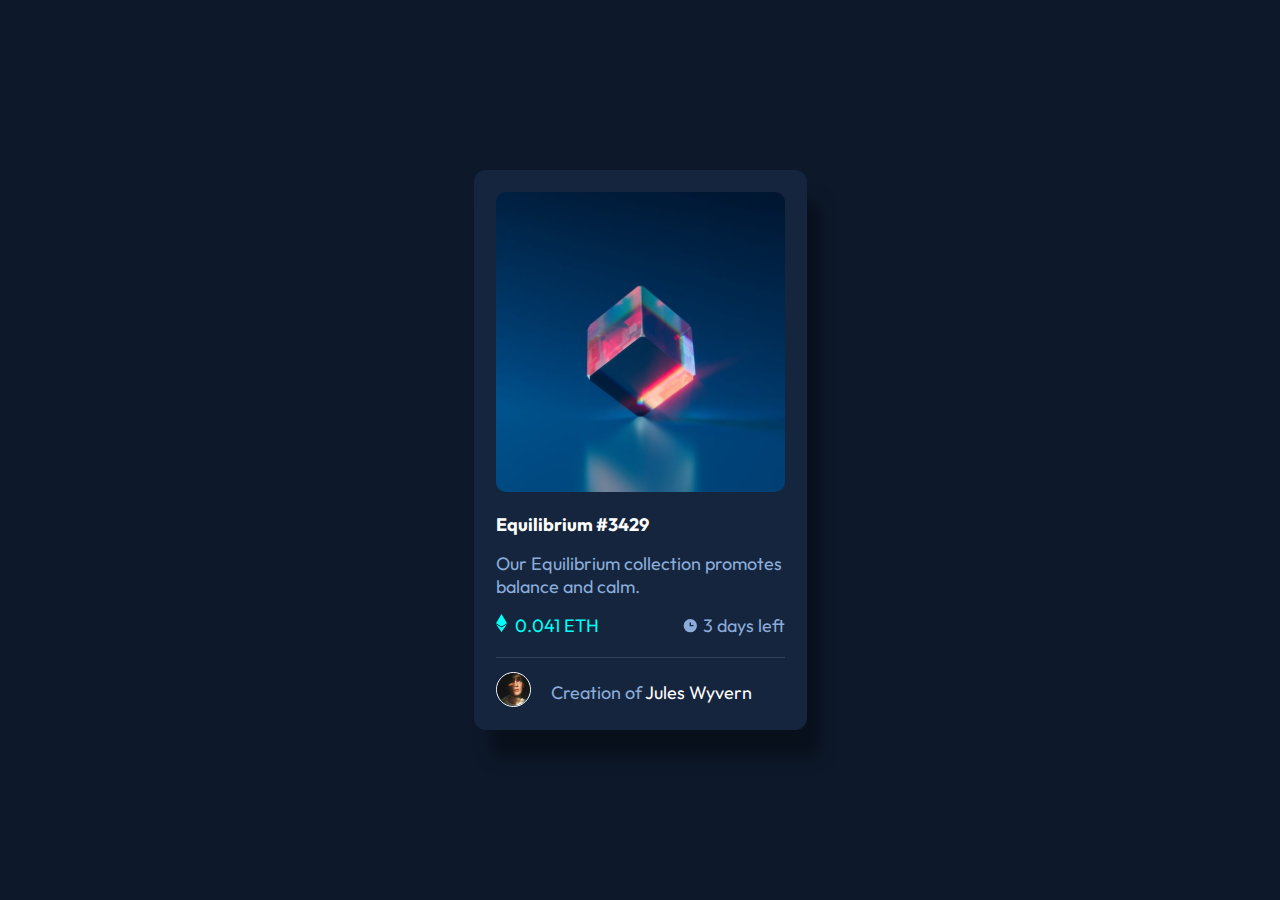
<file: 1/index.html>
<!DOCTYPE html>
<html lang="en">

<head>
    <meta charset="UTF-8">
    <meta http-equiv="X-UA-Compatible" content="IE=edge">
    <meta name="viewport" content="width=device-width, initial-scale=1.0">
    <title>NFT preview card component</title>
    <link rel="stylesheet" href="style.css">
    <style>
        @import url('https://fonts.googleapis.com/css2?family=Fraunces:opsz,wght@9..144,100;9..144,700&family=Outfit:wght@100;200;300&display=swap');
    </style>
</head>

<body>
    <div class="container">
        <div class="imgCard"><img src="./image-equilibrium.jpg" alt="image-equilibrium"></div>
        <div class="content">
            <div class="title">
                <h1>Equilibrium #3429</h1>
            </div>
            <div class="description">
                <p>Our Equilibrium collection promotes balance and calm.</p>
            </div>
            <div class="ETH-time">
                <div class="ETH">
                    <img src="./icon-ethereum.svg" alt="icon-ethereum">
                    <p>0.041 ETH</p>
                </div>
                <div class="time">
                    <img src="./icon-clock.svg" alt="icon-clock">
                    <p>3 days left</p>
                </div>
            </div>
            <div class="bar"></div>
            <div class="footer">
                <div class="avatar"><img src="./image-avatar.png" alt="image-avatar"></div>
                <p><span class="softBlue">Creation of</span> <span class="white">Jules Wyvern</span></p>
            </div>
        </div>
    </div>
</body>

</html>
</file>
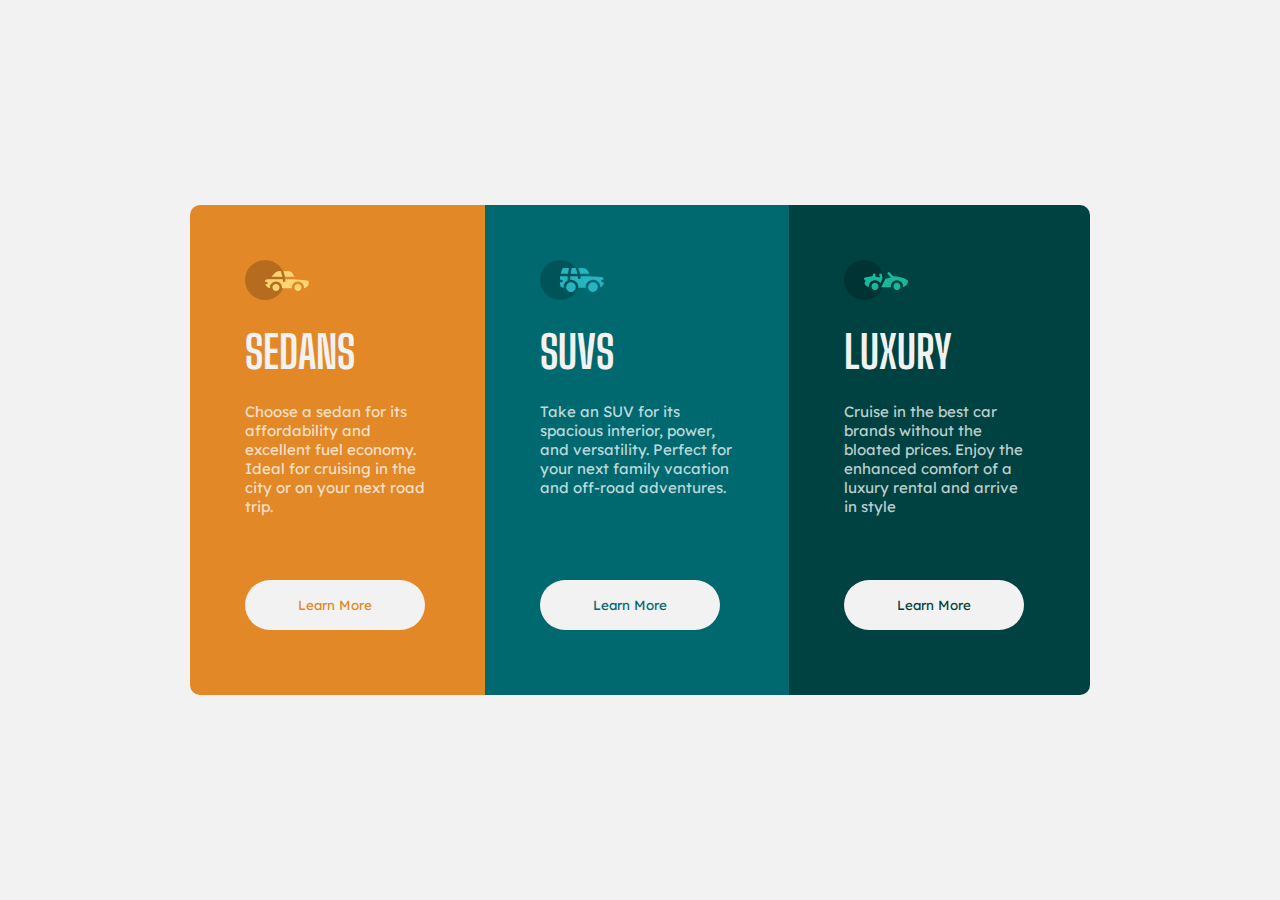
<file: 2/index.html>
<!DOCTYPE html>
<html lang="en">

<head>
    <meta charset="UTF-8">
    <meta http-equiv="X-UA-Compatible" content="IE=edge">
    <meta name="viewport" content="width=device-width, initial-scale=1.0">
    <title>3-column preview card component</title>
    <link rel="stylesheet" href="style.css">
    <style>
        @import url('https://fonts.googleapis.com/css2?family=Big+Shoulders+Display&family=Fraunces:opsz,wght@9..144,100;9..144,700&family=Lexend+Deca&family=Outfit:wght@100;200;300&display=swap');
    </style>
    <style>
        @import url('https://fonts.googleapis.com/css2?family=Big+Shoulders+Display&family=Fraunces:opsz,wght@9..144,100;9..144,700&family=Lexend+Deca&family=Outfit:wght@100;200;300&display=swap');
    </style>
</head>

<body>
    <div class="container">
        <div class="container-1 cnt">
            <div class="icon"><img src="./icon-sedans.svg" alt="icon-sedans"></div>
            <h1 class="title">Sedans </h1>
            <div class="content">Choose a sedan for its affordability and excellent fuel economy. Ideal for cruising in the city or on your next road trip.</div>
            <div class="btn"><button class="btn-1">Learn More</button></div>
        </div>
        <div class="container-2 cnt">
            <div class="icon"><img src="./icon-suvs.svg" alt="icon-suvs"></div>
            <h1 class="title">Suvs </h1>
            <div class="content">Take an SUV for its spacious interior, power, and versatility. Perfect for your next family vacation and off-road adventures.</div>
            <div class="btn"><button class="btn-2">Learn More</button></div>
        </div>
        <div class="container-3 cnt">
            <div class="icon"><img src="./icon-luxury.svg" alt="icon-luxury"></div>
            <h1 class="title">Luxury</h1>
            <div class="content">Cruise in the best car brands without the bloated prices. Enjoy the enhanced comfort of a luxury rental and arrive in style</div>
            <div class="btn"><button class="btn-3">Learn More</button></div>
        </div>
    </div>
</body>

</html>
</file>
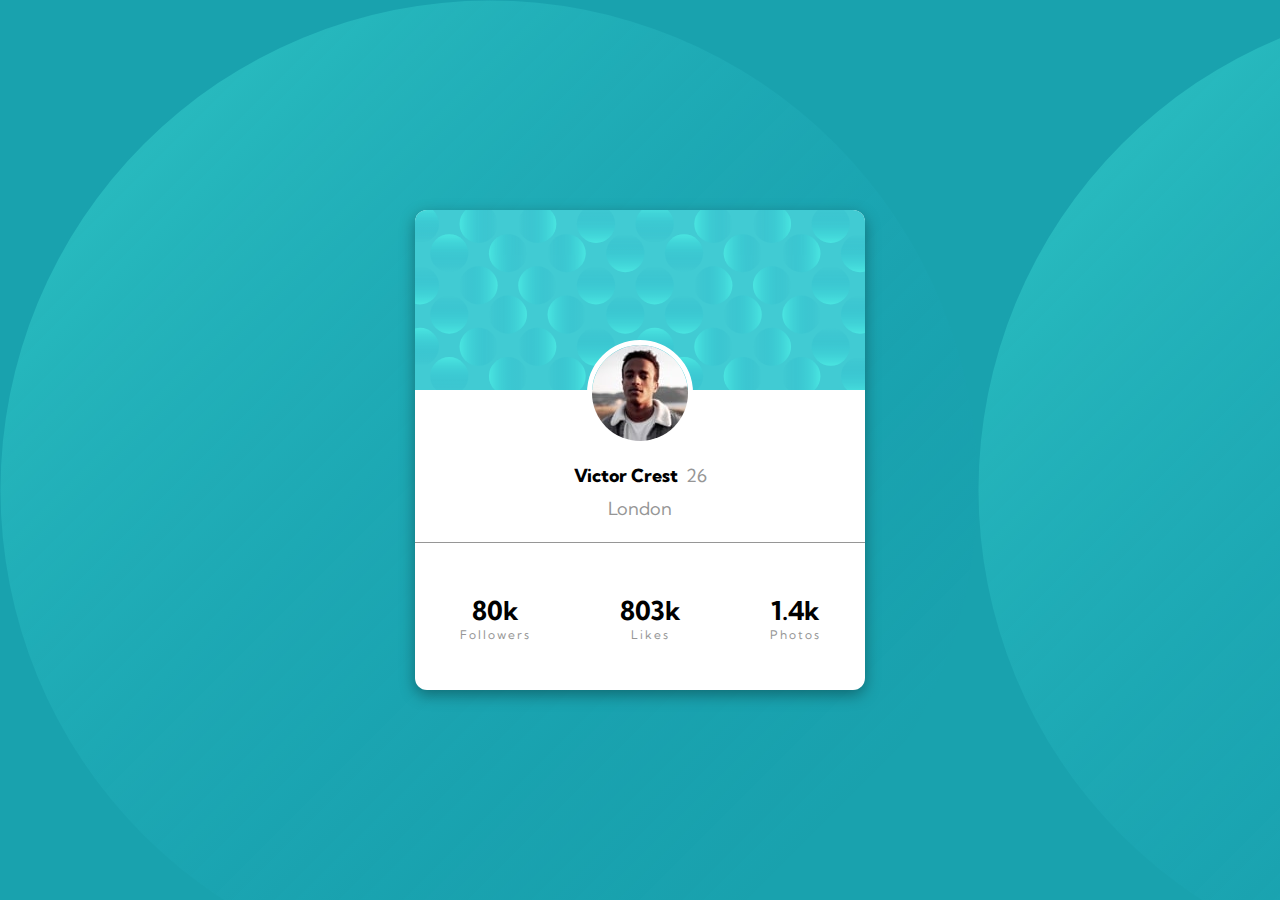
<file: 3/index.html>
<!DOCTYPE html>
<html lang="en">

<head>
    <meta charset="UTF-8">
    <meta http-equiv="X-UA-Compatible" content="IE=edge">
    <meta name="viewport" content="width=device-width, initial-scale=1.0">
    <title>Profile card component</title>
    <link rel="stylesheet" href="style.css">
</head>

<body>
    <div class="container">
        <div class="bgCard"><img src="./bg-pattern-card.svg" alt="bg-pattern-card"></div>
        <div class="image-victor"><img src="./image-victor.jpg" alt="image-victor"></div>
        <div class="details">
            <div class="name">Victor Crest</div>
            <div class="age">26</div>
        </div>
        <div class="location">London</div>
        <div class="bar"></div>
        <div class="socialMedia">
            <div class="followers">
                <p class="quantity">80k</p>
                <p class="follow">Followers</p>
            </div>
            <div class="likes">
                <p class="quantity">803k</p>
                <p class="like">Likes</p>
            </div>
            <div class="photos">
                <p class="quantity">1.4k</p>
                <p class="photo">Photos</p>
            </div>
        </div>
    </div>
</body>

</html>
</file>
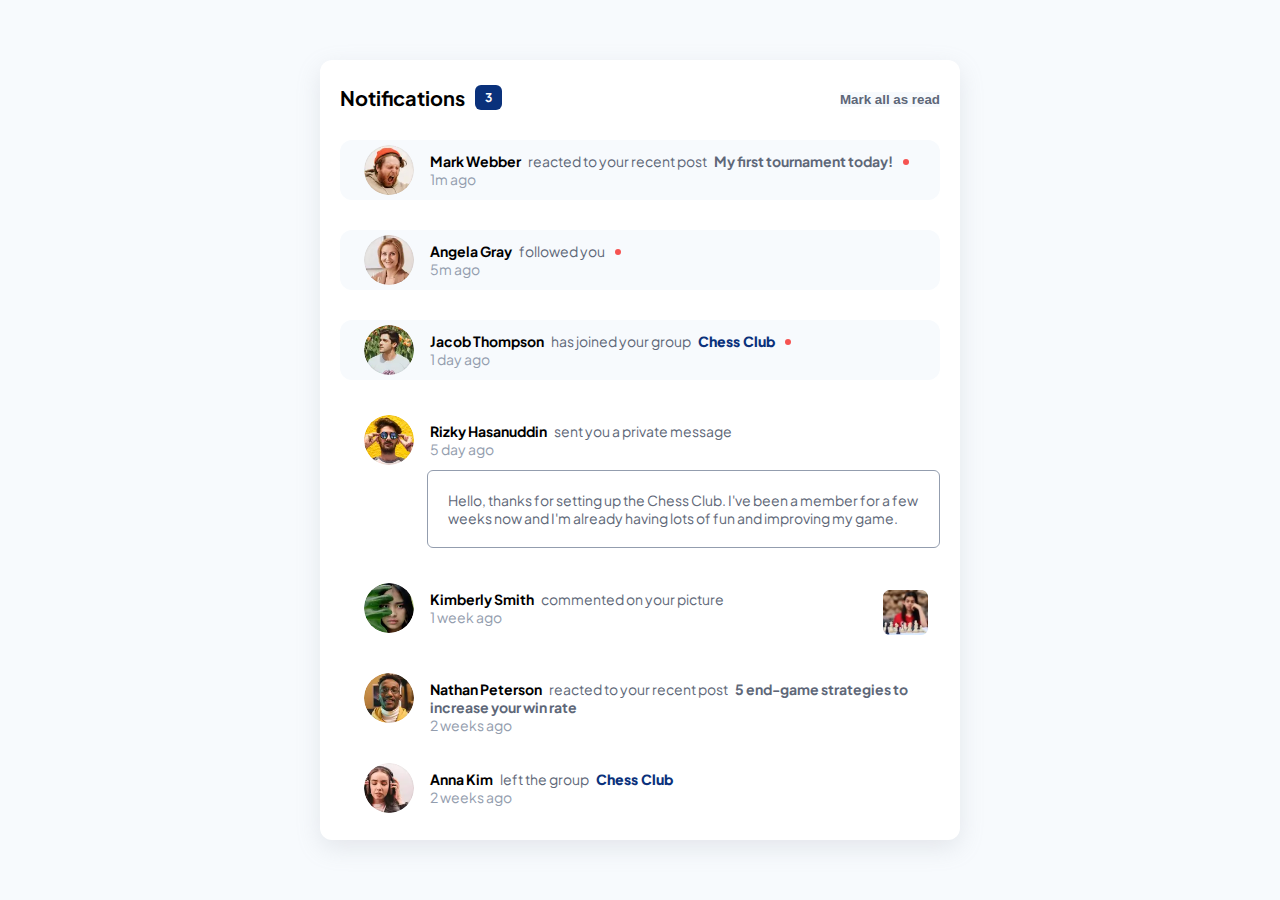
<file: 4/index.html>
<!DOCTYPE html>
<html lang="en">

<head>
    <meta charset="UTF-8" />
    <meta http-equiv="X-UA-Compatible" content="IE=edge" />
    <meta name="viewport" content="width=device-width, initial-scale=1.0" />
    <title>Notifications page</title>
    <link rel="stylesheet" href="style.css" />
</head>

<body>
    <div class="container">
        <div class="top">
            <div class="notificationsAndNumber">
                <p class="notifications">Notifications</p>
                <span id="number"></span>
            </div>
            <div class="btn-markRead"><button class="markRead">Mark all as read</button></div>
        </div>
        <div class="content-Notifications">
            <div class="notification notRead">
                <div class="imageAvatar">
                    <img src="./avatar-mark-webber.webp" alt="avatar-mark-webber" />
                </div>
                <div class="textNotification">
                    <p>
                        <span class="name">Mark Webber </span> reacted to your recent post
                        <span class="recentPost">My first tournament today!</span><span class="newNotificationRed"></span>
                    </p>
                    <p class="time">1m ago</p>
                </div>
            </div>
            <div class="notRead notification">
                <div class="imageAvatar">
                    <img src="./avatar-angela-gray.webp" alt="avatar-angela-gray" />
                </div>
                <div class="textNotification">
                    <p>
                        <span class="name">Angela Gray</span> followed you
                        <span class="newNotificationRed"></span>
                    </p>
                    <p class="time">5m ago</p>
                </div>
            </div>
            <div class="notification notRead">
                <div class="imageAvatar">
                    <img src="./avatar-jacob-thompson.webp" alt="avatar-jacob-thompson" />
                </div>
                <div class="textNotification">
                    <p>
                        <span class="name"> Jacob Thompson</span> has joined your group
                        <span class="chess">Chess Club</span>
                        <span class="newNotificationRed"></span>
                    </p>
                    <p class="time">1 day ago</p>
                </div>
            </div>
            <div class="notification">
                <div class="imageAvatar">
                    <img src="./avatar-rizky-hasanuddin.webp" alt="avatar-rizky-hasanuddin" />
                </div>
                <div class="textNotification">
                    <p>
                        <span class="name"> Rizky Hasanuddin</span> sent you a private message
                    </p>
                    <p class="time">5 day ago</p>
                </div>
            </div>
            <div class="privateMessage">
                Hello, thanks for setting up the Chess Club. I've been a member for a few weeks now and I'm already having lots of fun and improving my game.
            </div>
            <div class="notification">
                <div class="imageAvatar">
                    <img src="./avatar-kimberly-smith.webp" alt="avatar-kimberly-smith" />
                </div>
                <div class="textImg">
                    <div class="textNotification">
                        <p>
                            <span class="name"> Kimberly Smith</span> commented on your picture
                        </p>
                        <p class="time">1 week ago</p>
                    </div>
                    <div class="imgChess">
                        <img src="./image-chess.webp" alt="image-chess" />
                    </div>
                </div>
            </div>
            <div class="notification">
                <div class="imageAvatar">
                    <img src="./avatar-nathan-peterson.webp" alt="avatar-nathan-peterson" />
                </div>
                <div class="textNotification">
                    <p>
                        <span class="name"> Nathan Peterson</span> reacted to your recent post
                        <span class="recentPost">5 end-game strategies to increase your win rate</span>
                    </p>
                    <p class="time">2 weeks ago</p>
                </div>
            </div>
            <div class="notification">
                <div class="imageAvatar">
                    <img src="./avatar-anna-kim.webp" alt="avatar-anna-kim" />
                </div>
                <div class="textNotification">
                    <p>
                        <span class="name"> Anna Kim</span> left the group
                        <span class="chess">Chess Club</span>
                    </p>
                    <p class="time">2 weeks ago</p>
                </div>
            </div>
        </div>
    </div>


    <script src="./script.js"></script>
</body>

</html>
</file>
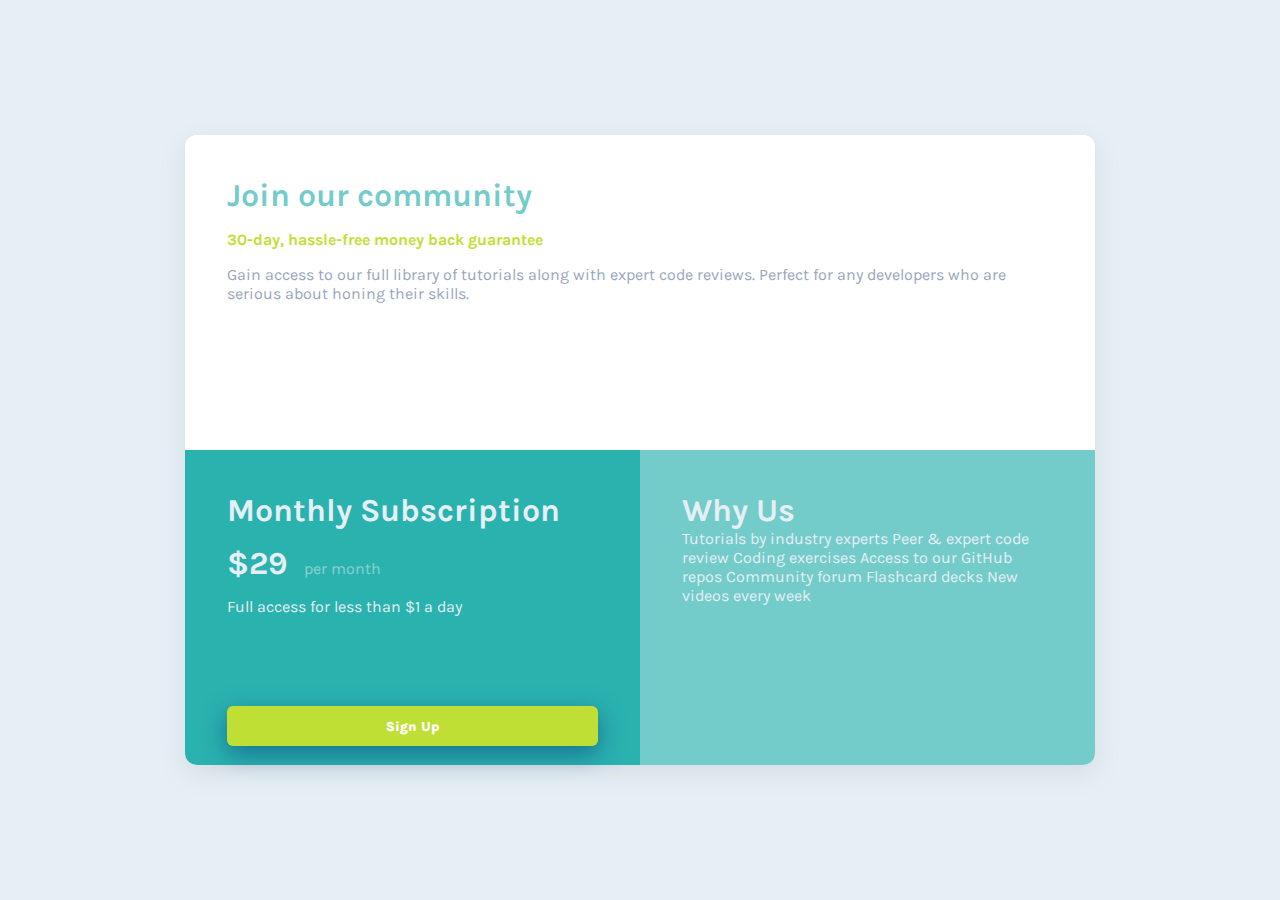
<file: 5/index.html>
<!DOCTYPE html>
<html lang="en">

<head>
    <meta charset="UTF-8">
    <meta http-equiv="X-UA-Compatible" content="IE=edge">
    <meta name="viewport" content="width=device-width, initial-scale=1.0">
    <title>Single price grid component</title>
    <link rel="stylesheet" href="style.css">
</head>

<body>
    <div class="container">
        <div class="top">
            <div class="content">
                <h1 class="title">Join our community</h1>
                <p class="day">30-day, hassle-free money back guarantee</p>
                <p>Gain access to our full library of tutorials along with expert code reviews. Perfect for any developers who are serious about honing their skills.</p>
            </div>
        </div>
        <div class="bottom">
            <div class="left">
                <div class="content">
                    <h1 class="title">Monthly Subscription</h1>
                    <span class="dollar">$29</span>
                    <p class="cost"> per month</p>
                    <p class="acces">Full access for less than $1 a day</p>
                    <div class="btn">
                        <button>Sign Up</button>
                    </div>
                </div>
            </div>
            <div class="right">
                <div class="content">
                    <h1>Why Us</h1>
                    <p>Tutorials by industry experts Peer & expert code review Coding exercises Access to our GitHub repos Community forum Flashcard decks New videos every week</p>
                </div>
            </div>
        </div>
    </div>
</body>

</html>
</file>
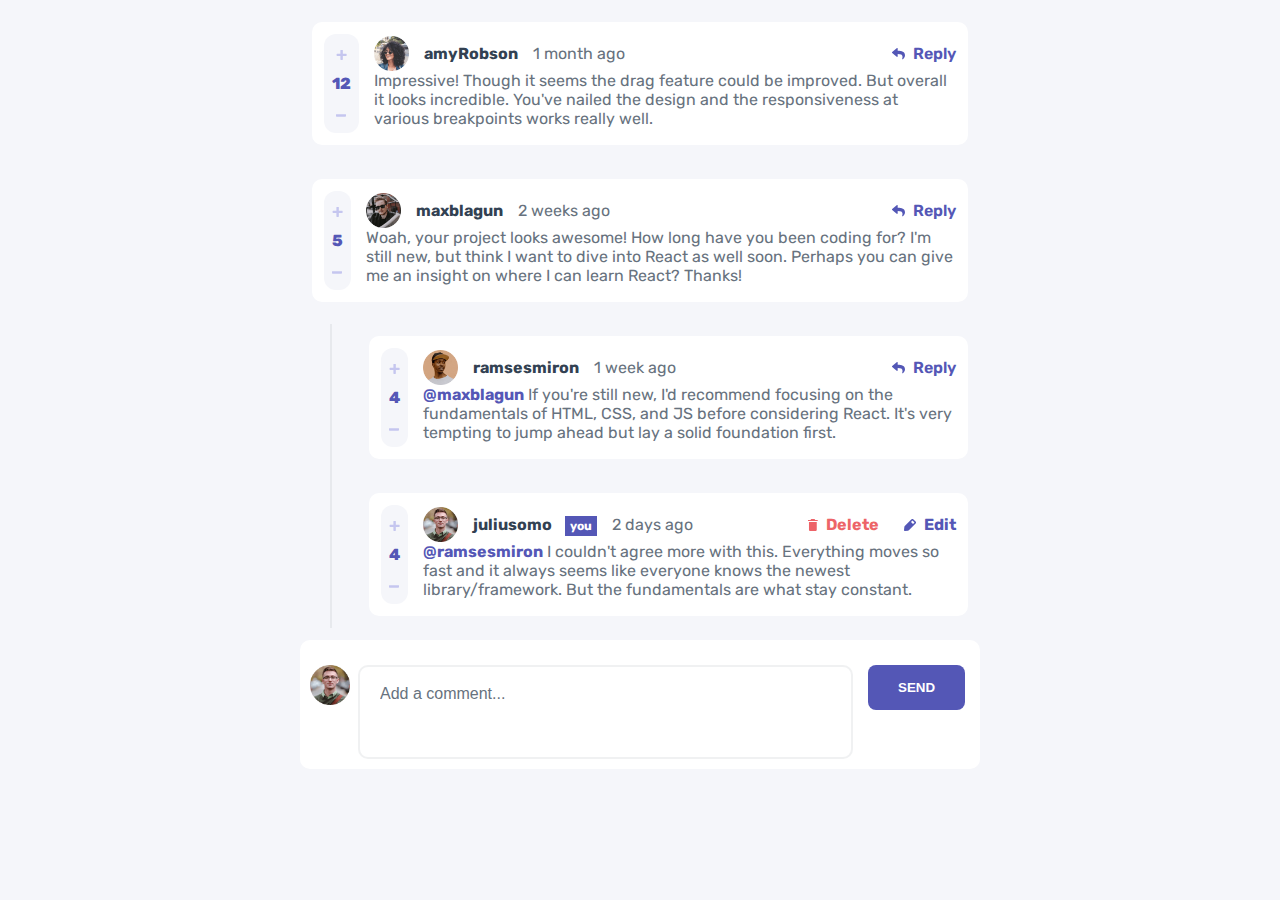
<file: 6/index.html>
<!DOCTYPE html>
<html lang="en">

<head>
    <meta charset="UTF-8">
    <meta http-equiv="X-UA-Compatible" content="IE=edge">
    <meta name="viewport" content="width=device-width, initial-scale=1.0">
    <title>Interactive comments section</title>
    <link rel="stylesheet" href="style.css">
</head>

<body>
    <div class="modal">
        <div class="contentModal">
            <h2 class="title">Delete comment</h2>
            <p class="text">Are you sure you want to delete this comment? This will remove the comment and can't be undeone.</p>
            <div class="btn">
                <div id="cancel" class="btnCancel"><button>NO, CANCEL</button></div>
                <div id="deleteContent" class="btnDelete"><button>YES, DELETE</button></div>
            </div>
        </div>
    </div>
    <div class="container">
        <div class="content">
            <div class="commentContainner">
                <div class="left">
                    <div class="button">
                        <button class="increment"><img src="./icon-plus.svg" alt="icon-plus"></button>
                        <span class="number">12</span>
                        <button class="decrement"><img src="./icon-minus.svg" alt="icon-minus"></button>
                    </div>
                </div>
                <div class="right">
                    <div class="top">
                        <div class="info">
                            <img src="./image-amyrobson.png" alt="image-amyrobson">
                            <p class="nameAvatar">amyRobson</p>
                            <p class="time">1 month ago</p>
                        </div>
                        <div class="replyes">
                            <img src="./icon-reply.svg" alt="icon-reply">
                            <span class="reply">Reply</span>
                        </div>
                    </div>
                    <div class="bottom">
                        <p class="text"> Impressive! Though it seems the drag feature could be improved. But overall it looks incredible. You've nailed the design and the responsiveness at various breakpoints works really well.
                        </p>
                    </div>
                </div>
            </div>

        </div>

        <div class="content">
            <div class="commentContainner">
                <div class="left">
                    <div class="button">
                        <button class="increment"><img src="./icon-plus.svg" alt="icon-plus"></button>
                        <span class="number">5</span>
                        <button class="decrement"><img src="./icon-minus.svg" alt="icon-minus"></button>
                    </div>
                </div>
                <div class="right">
                    <div class="top">
                        <div class="info">
                            <img src="./image-maxblagun.png" alt="image-maxblagun">
                            <p class="nameAvatar">maxblagun</p>
                            <p class="time">2 weeks ago</p>
                        </div>
                        <div class="replyes">
                            <img src="./icon-reply.svg" alt="icon-reply">
                            <span class="reply">Reply</span>
                        </div>
                    </div>
                    <div class="bottom">
                        <p class="text"> Woah, your project looks awesome! How long have you been coding for? I'm still new, but think I want to dive into React as well soon. Perhaps you can give me an insight on where I can learn React? Thanks!
                        </p>
                    </div>
                </div>
            </div>

        </div>
        <div class="replySection">
            <div class="replyContent">
                <div class="content">
                    <div class="commentContainner">
                        <div class="left">
                            <div class="button">
                                <button class="increment"><img src="./icon-plus.svg" alt="icon-plus"></button>
                                <span class="number">4</span>
                                <button class="decrement"><img src="./icon-minus.svg" alt="icon-minus"></button>
                            </div>
                        </div>
                        <div class="right">
                            <div class="top">
                                <div class="info">
                                    <img src="./image-ramsesmiron.png" alt="image-ramsesmiron">
                                    <p class="nameAvatar">ramsesmiron</p>
                                    <p class="time">1 week ago</p>
                                </div>
                                <div class="replyes">
                                    <img src="./icon-reply.svg" alt="icon-reply">
                                    <span class="reply">Reply</span>
                                </div>
                            </div>
                            <div class="bottom">
                                <p class="text"> <span class="nameToReply">@maxblagun</span> If you're still new, I'd recommend focusing on the fundamentals of HTML, CSS, and JS before considering React. It's very tempting to jump ahead but lay a solid foundation first.
                                </p>
                            </div>
                        </div>
                    </div>
                </div>
                <div class="content">
                    <div class="commentContainner">
                        <div class="left">
                            <div class="button">
                                <button class="increment"><img src="./icon-plus.svg" alt="icon-plus"></button>
                                <span class="number">4</span>
                                <button class="decrement"><img src="./icon-minus.svg" alt="icon-minus"></button>
                            </div>
                        </div>
                        <div class="right">
                            <div class="top">
                                <div class="info">
                                    <img src="./image-juliusomo.png" alt="image-juliusomo">
                                    <p class="nameAvatar">juliusomo <span class="you">you</span></p>
                                    <p class="time">2 days ago</p>
                                </div>
                                <div class="deleteEdit">
                                    <div id="delete" class="delete">
                                        <img src="./icon-delete.svg" alt="icon-delete"> <span>Delete</span>
                                    </div>
                                    <div class="edit"><img src="./icon-edit.svg" alt="icon-edit"> <span>Edit</span></div>
                                </div>
                            </div>
                            <div class="bottom">
                                <p class="text"> <span class="nameToReply">@ramsesmiron</span> I couldn't agree more with this. Everything moves so fast and it always seems like everyone knows the newest library/framework. But the fundamentals are what stay constant.
                                </p>
                            </div>
                        </div>
                    </div>
                </div>
            </div>
        </div>
        <div class="addcomment">
            <div class="sectionComment">
                <div class="rightImageAvatar"><img src="./image-juliusomo.png" alt=""></div>
                <input class="inputComment" type="text" placeholder="Add a comment...">
                <button class="sendComment">SEND</button>
            </div>
        </div>

    </div>


    <script src="./script.js"></script>
</body>

</html>
</file>
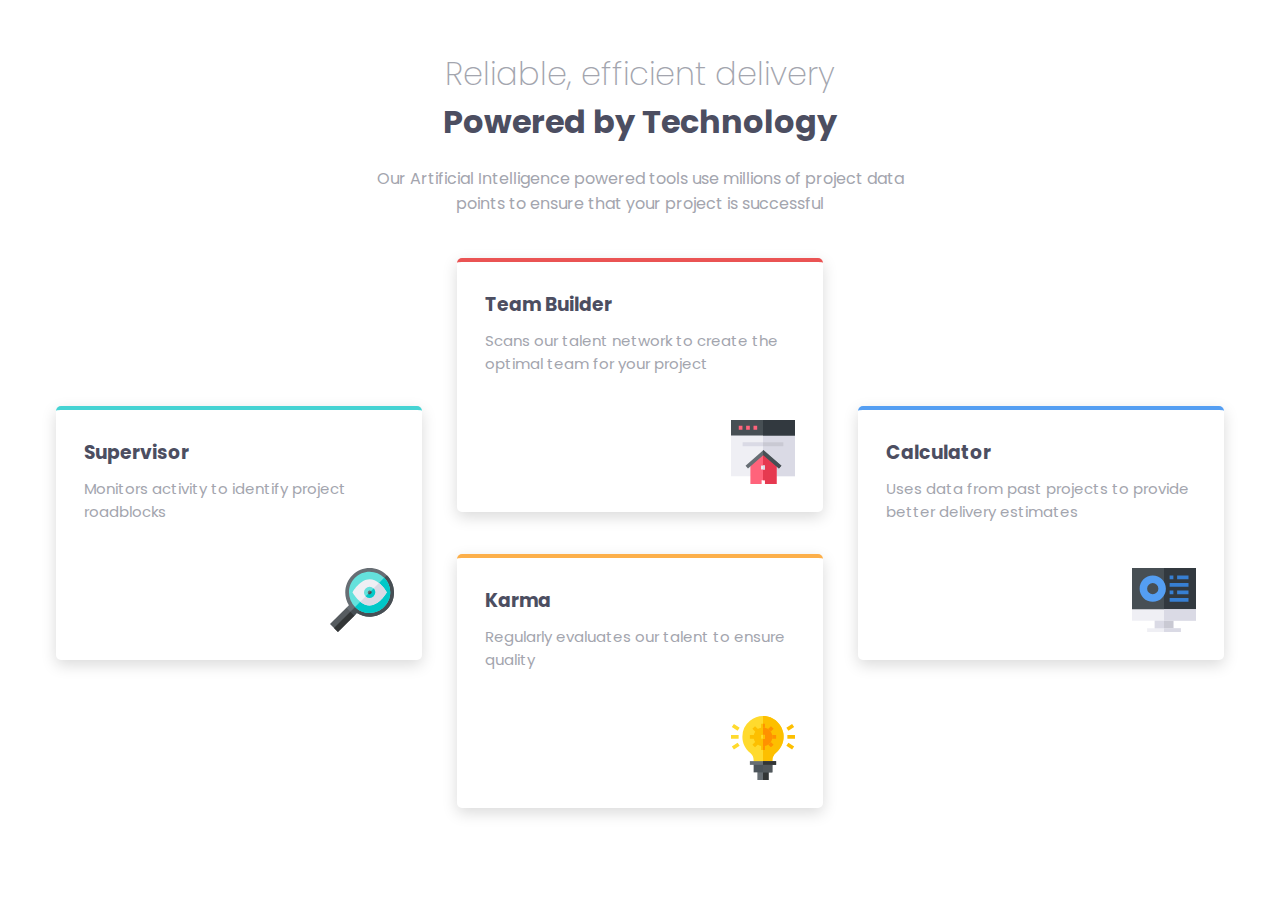
<file: 10/four-card-feature-section-master/index.html>
<!DOCTYPE html>
<html lang="en">

<head>
    <meta charset="UTF-8">
    <meta http-equiv="X-UA-Compatible" content="IE=edge">
    <meta name="viewport" content="width=device-width, initial-scale=1.0">
    <title>Four card feature section</title>
    <link rel="stylesheet" href="style.css">
</head>

<body>

    <div class="container">
        <div class="presentation">
            <h1> Reliable, efficient delivery <br><span>Powered by Technology</span></h1>
            <p>Our Artificial Intelligence powered tools use millions of project data points to ensure that your project is successful</p>
        </div>
        <div class="sections">
            <div class="leftSection">
                <div class="content">
                    <h3>Supervisor</h3>
                    <p> Monitors activity to identify project roadblocks</p>
                    <img src="./icon-supervisor.svg" alt="icon-supervisor">
                </div>
            </div>
            <div class="centerSection">
                <div class="content">
                    <h3>Team Builder</h3>
                    <p>Scans our talent network to create the optimal team for your project</p>
                    <img src="./icon-team-builder.svg" alt="icon-team-builder">
                </div>
                <div class="content">
                    <h3>Karma</h3>
                    <p>Regularly evaluates our talent to ensure quality</p>
                    <img src="./icon-karma.svg" alt="icon-karma">
                </div>
            </div>
            <div class="rightSection">
                <div class="content">
                    <h3>Calculator</h3>
                    <p> Uses data from past projects to provide better delivery estimates</p>
                    <img src="./icon-calculator.svg" alt="icon-calculator">
                </div>
            </div>
        </div>
    </div>
</body>

</html>
</file>
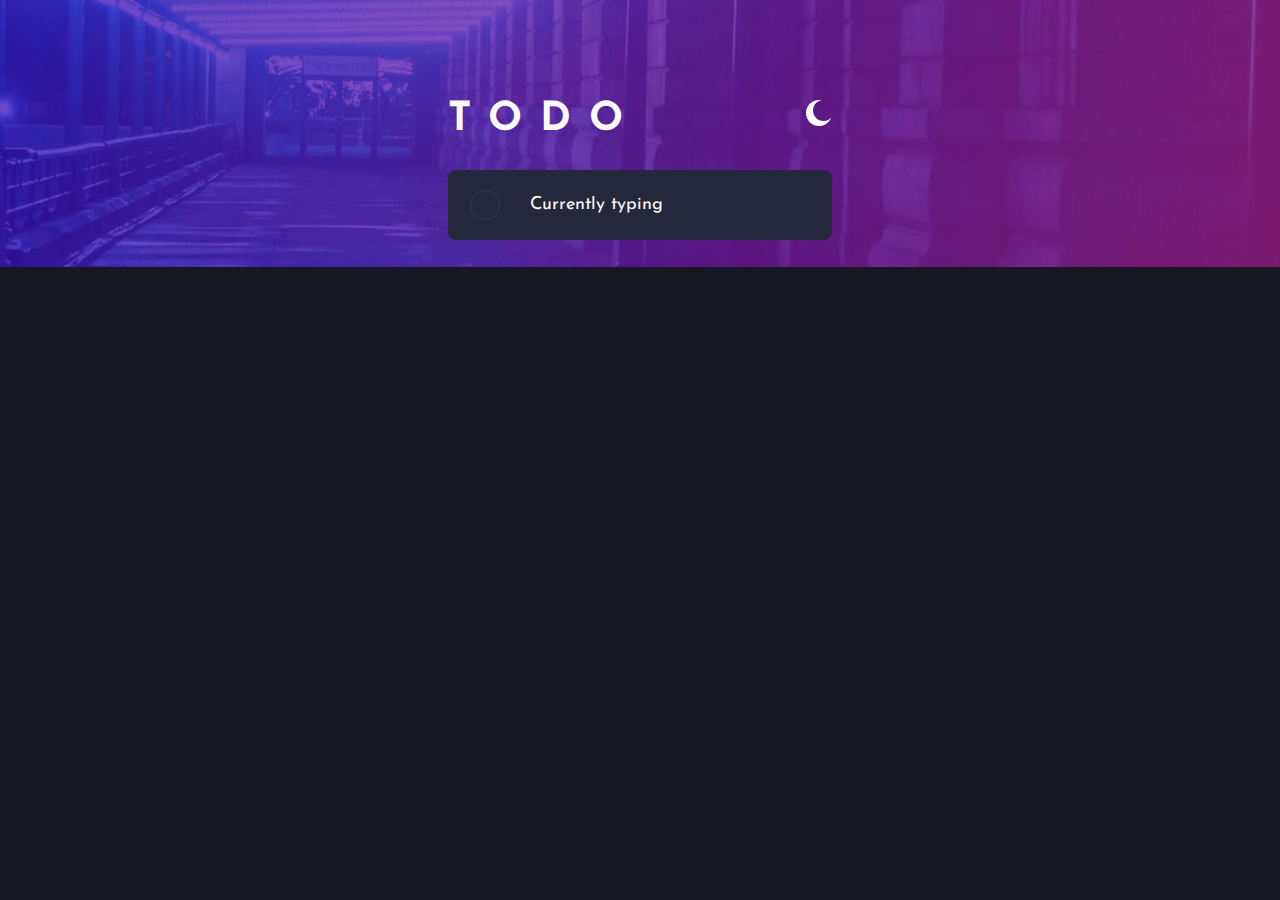
<file: 11/todo-app-main/index.html>
<!DOCTYPE html>
<html lang="en">
  <head>
    <meta charset="UTF-8" />
    <meta name="viewport" content="width=device-width, initial-scale=1.0" />
    <title>Todo app</title>
    <link rel="stylesheet" href="style.css" />
  </head>
  <body>
    <div class="container containerDarkTheme">
      <div class="toDoApp">
        <div class="top">
          <h1 class="title">TODO</h1>
          <div class="iconsSunMoon">
            <img class="theme iconSun" src="./icon-sun.svg" alt="iconSun" />
            <img class="theme iconMoon" src="./icon-moon.svg" alt="iconMoon" />
          </div>
        </div>
        <div class="form">
          <form action="#">
            <div class="inputForm inputFormDarkTheme">
              <div class="inputCircle statusDarkTheme"></div>
              <input
                class="input inputDarkTheme"
                type="text"
                value="Currently typing"
              />
            </div>
          </form>
          <div class="listItems listItemsDarkTheme">
            <ul class="list">
              <!-- <li class="listDarkTheme">
                <div class="status statusDarkTheme statusDarkThemeHover">
                  <img src="./icon-check.svg" alt="iconCheck" />
                </div>
                <div class="toDo">
                  <p>Complete online Javascript course</p>
                  <img class="close" src="./icon-cross.svg" alt="iconCross" />
                </div>
              </li> 
              <li class="listDarkTheme">
                <div class="status statusDarkTheme statusDarkThemeHover"></div>
                <div class="toDo">Jog around the park 3X</div>
                <div class="close">
                  <img src="./icon-cross.svg" alt="iconCross" />
                </div>
              </li>
              <li class="listDarkTheme">
                <div class="status statusDarkTheme statusDarkThemeHover"></div>
                <div class="toDo">10 minutes meditation</div>
                <div class="close">
                  <img src="./icon-cross.svg" alt="iconCross" />
                </div>
              </li>
              <li class="listDarkTheme">
                <div class="status statusDarkTheme statusDarkThemeHover"></div>
                <div class="toDo">Read for 1 hour</div>
                <div class="close">
                  <img src="./icon-cross.svg" alt="iconCross" />
                </div>
              </li>
              <li class="listDarkTheme">
                <div class="status statusDarkTheme statusDarkThemeHover"></div>
                <div class="toDo">Pick up groceries</div>
                <div class="close">
                  <img src="./icon-cross.svg" alt="iconCross" />
                </div>
              </li>
              <li class="listDarkTheme">
                <div class="status statusDarkTheme statusDarkThemeHover"></div>
                <div class="toDo">Complete ToDo App on Frontend Mentor</div>
                <div class="close">
                  <img src="./icon-cross.svg" alt="iconCross" />
                </div>
              </li>
              -->
            </ul>
            <div class="optionList hiddenClass">
              <p class="numberItems">
                <span class="numberList"></span> items left
              </p>
              <div class="clear hoverDarkTheme">Clear Completed</div>
            </div>
          </div>
        </div>
      </div>
    </div>
    <!-- <script src="./script.js"></script> -->
    <script src="saveData.js"></script>
    <script src="./theme.js"></script>
  </body>
</html>
</file>
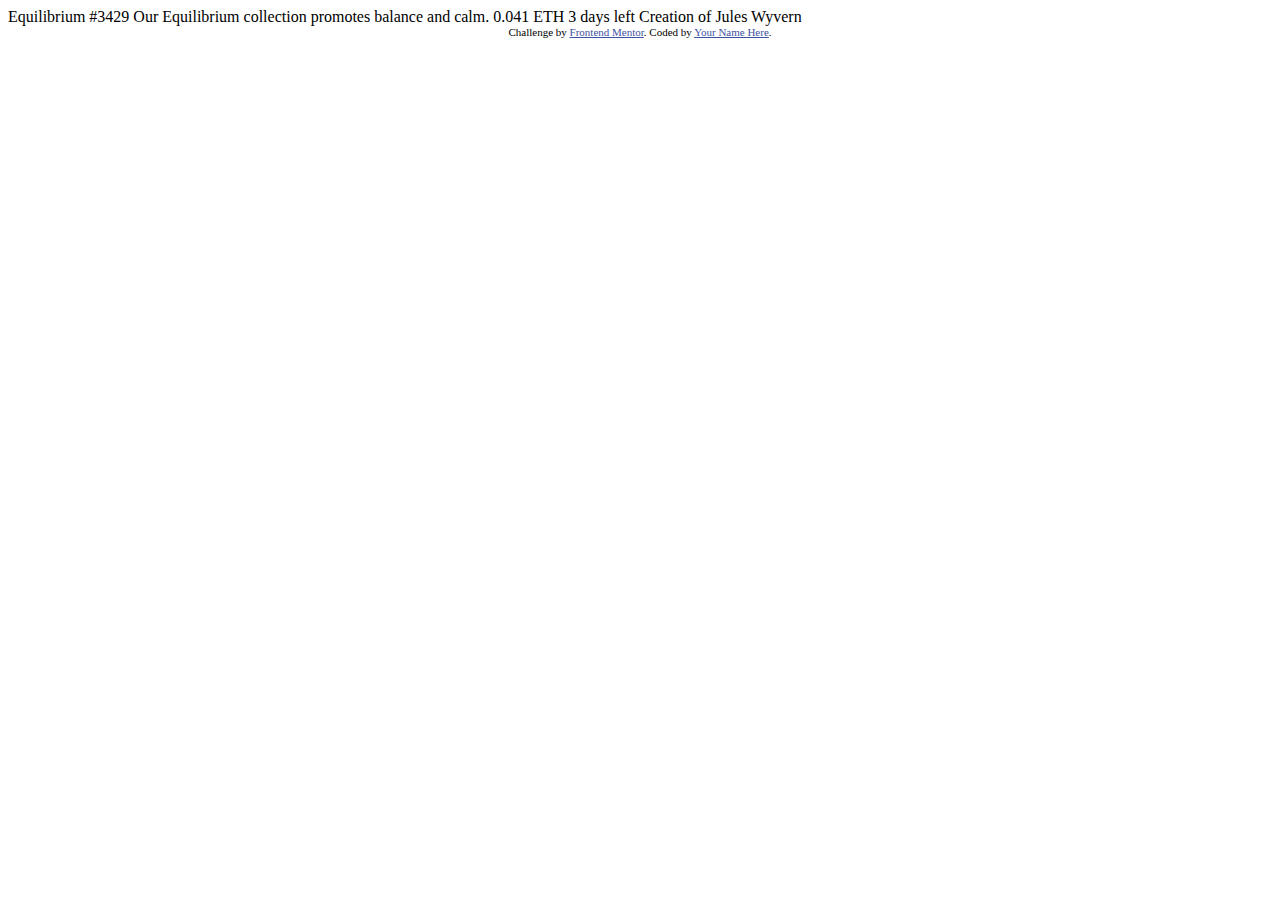
<file: 1/nft-preview-card-component-main/nft-preview-card-component-main/index.html>
<!DOCTYPE html>
<html lang="en">
<head>
  <meta charset="UTF-8">
  <meta name="viewport" content="width=device-width, initial-scale=1.0"> <!-- displays site properly based on user's device -->

  <link rel="icon" type="image/png" sizes="32x32" href="./images/favicon-32x32.png">
  
  <title>Frontend Mentor | NFT preview card component</title>

  <!-- Feel free to remove these styles or customise in your own stylesheet 👍 -->
  <style>
    .attribution { font-size: 11px; text-align: center; }
    .attribution a { color: hsl(228, 45%, 44%); }
  </style>
</head>
<body>

  Equilibrium #3429

  Our Equilibrium collection promotes balance and calm.

  0.041 ETH
  3 days left
  
  Creation of Jules Wyvern

  <div class="attribution">
    Challenge by <a href="https://www.frontendmentor.io?ref=challenge" target="_blank">Frontend Mentor</a>. 
    Coded by <a href="#">Your Name Here</a>.
  </div>
</body>
</html>
</file>
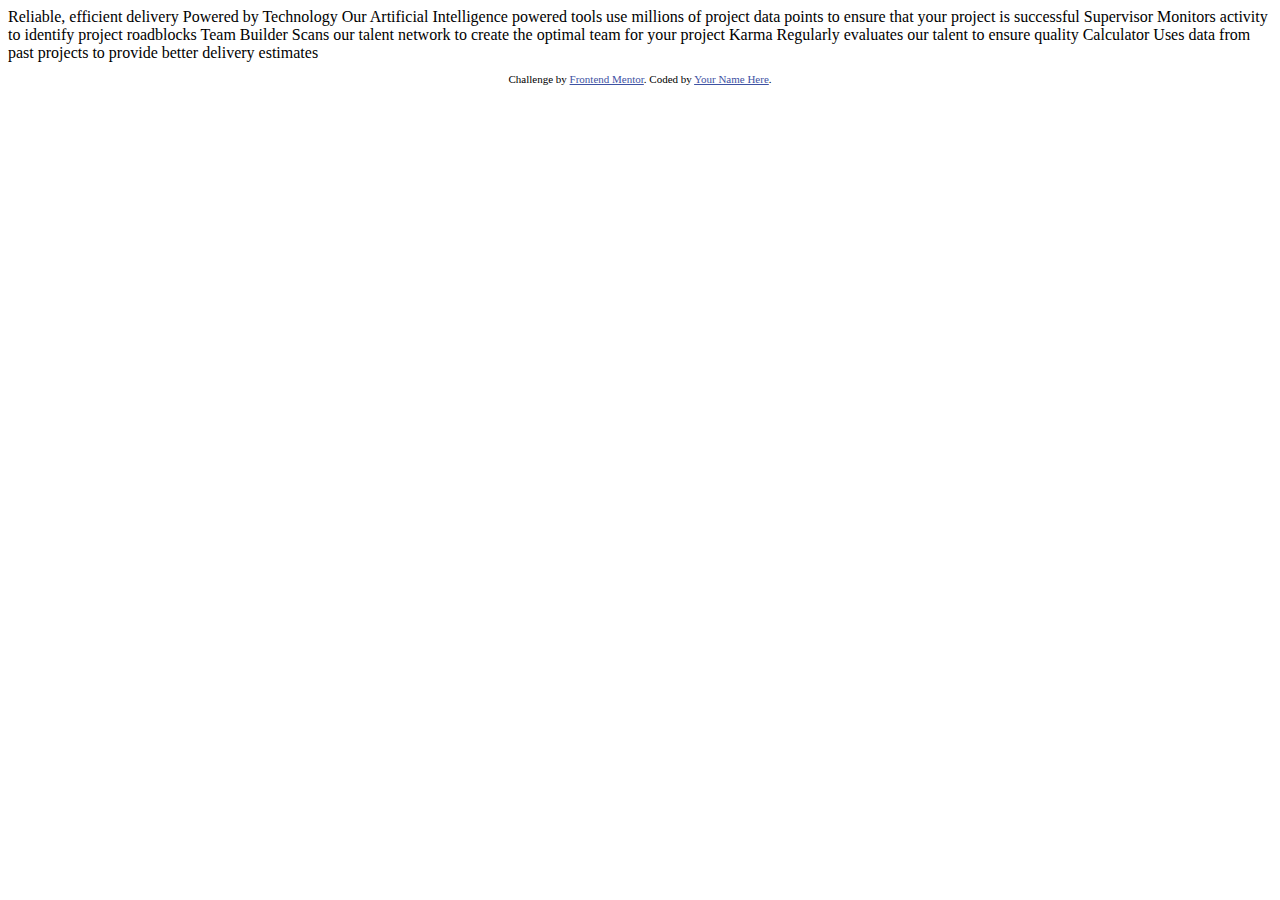
<file: 10/four-card-feature-section-master/four-card-feature-section-master/index.html>
<!DOCTYPE html>
<html lang="en">
<head>
  <meta charset="UTF-8">
  <meta name="viewport" content="width=device-width, initial-scale=1.0"> <!-- displays site properly based on user's device -->

  <link rel="icon" type="image/png" sizes="32x32" href="./images/favicon-32x32.png">
  
  <title>Frontend Mentor | Four card feature section</title>

  <!-- Feel free to remove these styles or customise in your own stylesheet 👍 -->
  <style>
    .attribution { font-size: 11px; text-align: center; }
    .attribution a { color: hsl(228, 45%, 44%); }
  </style>
</head>
<body>
  
  Reliable, efficient delivery
  Powered by Technology

  Our Artificial Intelligence powered tools use millions of project data points 
  to ensure that your project is successful

  Supervisor
  Monitors activity to identify project roadblocks

  Team Builder
  Scans our talent network to create the optimal team for your project

  Karma
  Regularly evaluates our talent to ensure quality

  Calculator
  Uses data from past projects to provide better delivery estimates

  
  <footer>
    <p class="attribution">
      Challenge by <a href="https://www.frontendmentor.io?ref=challenge" target="_blank">Frontend Mentor</a>. 
      Coded by <a href="#">Your Name Here</a>.
    </p>
  </footer>
</body>
</html>
</file>
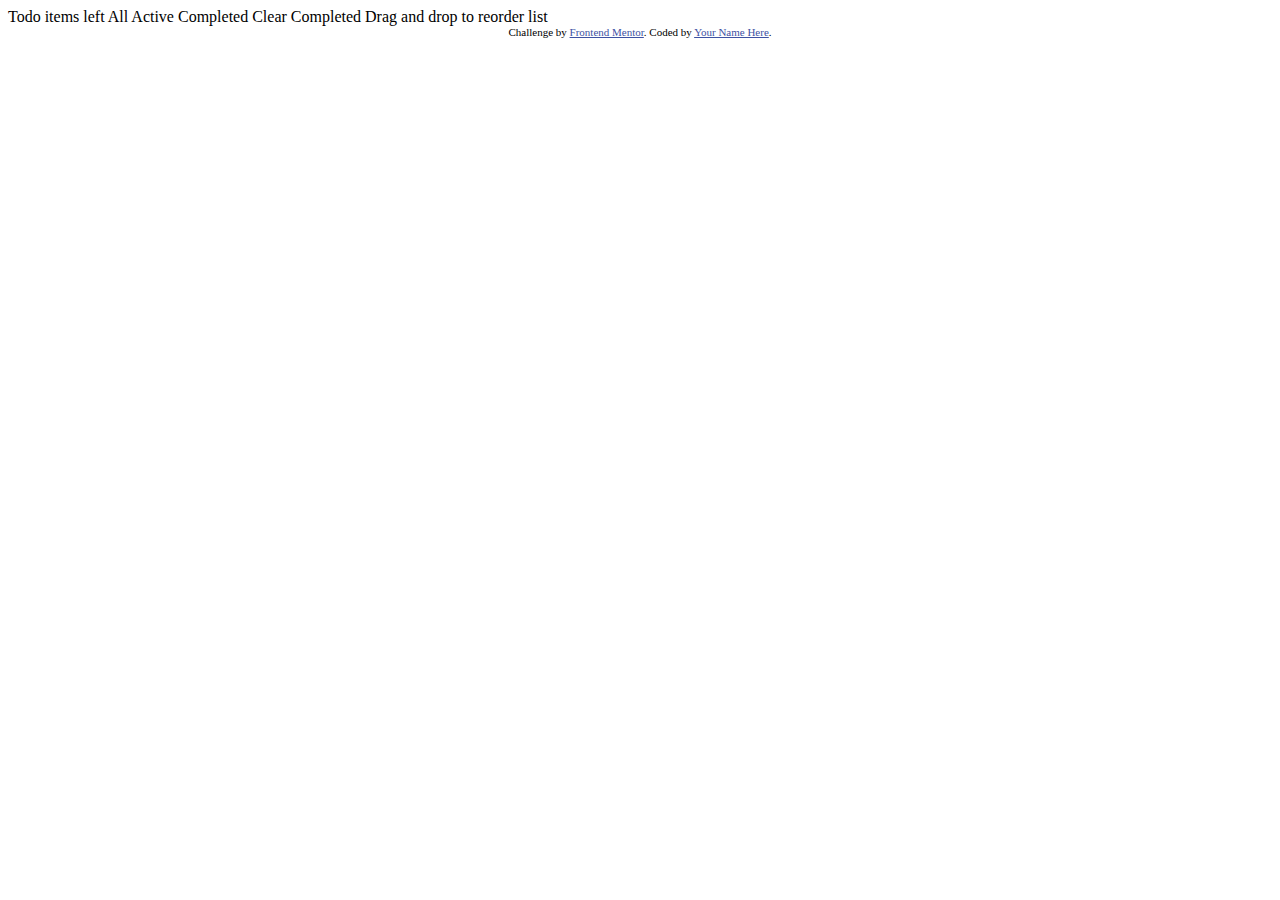
<file: 11/todo-app-main/todo-app-main/index.html>
<!DOCTYPE html>
<html lang="en">
<head>
  <meta charset="UTF-8">
  <meta name="viewport" content="width=device-width, initial-scale=1.0"> <!-- displays site properly based on user's device -->

  <link rel="icon" type="image/png" sizes="32x32" href="./images/favicon-32x32.png">
  
  <title>Frontend Mentor | Todo app</title>

  <!-- Feel free to remove these styles or customise in your own stylesheet 👍 -->
  <style>
    .attribution { font-size: 11px; text-align: center; }
    .attribution a { color: hsl(228, 45%, 44%); }
  </style>
</head>
<body>

  Todo

  <!-- Add dynamic number --> items left

  All
  Active 
  Completed

  Clear Completed

  Drag and drop to reorder list

  <div class="attribution">
    Challenge by <a href="https://www.frontendmentor.io?ref=challenge" target="_blank">Frontend Mentor</a>. 
    Coded by <a href="#">Your Name Here</a>.
  </div>
</body>
</html>
</file>
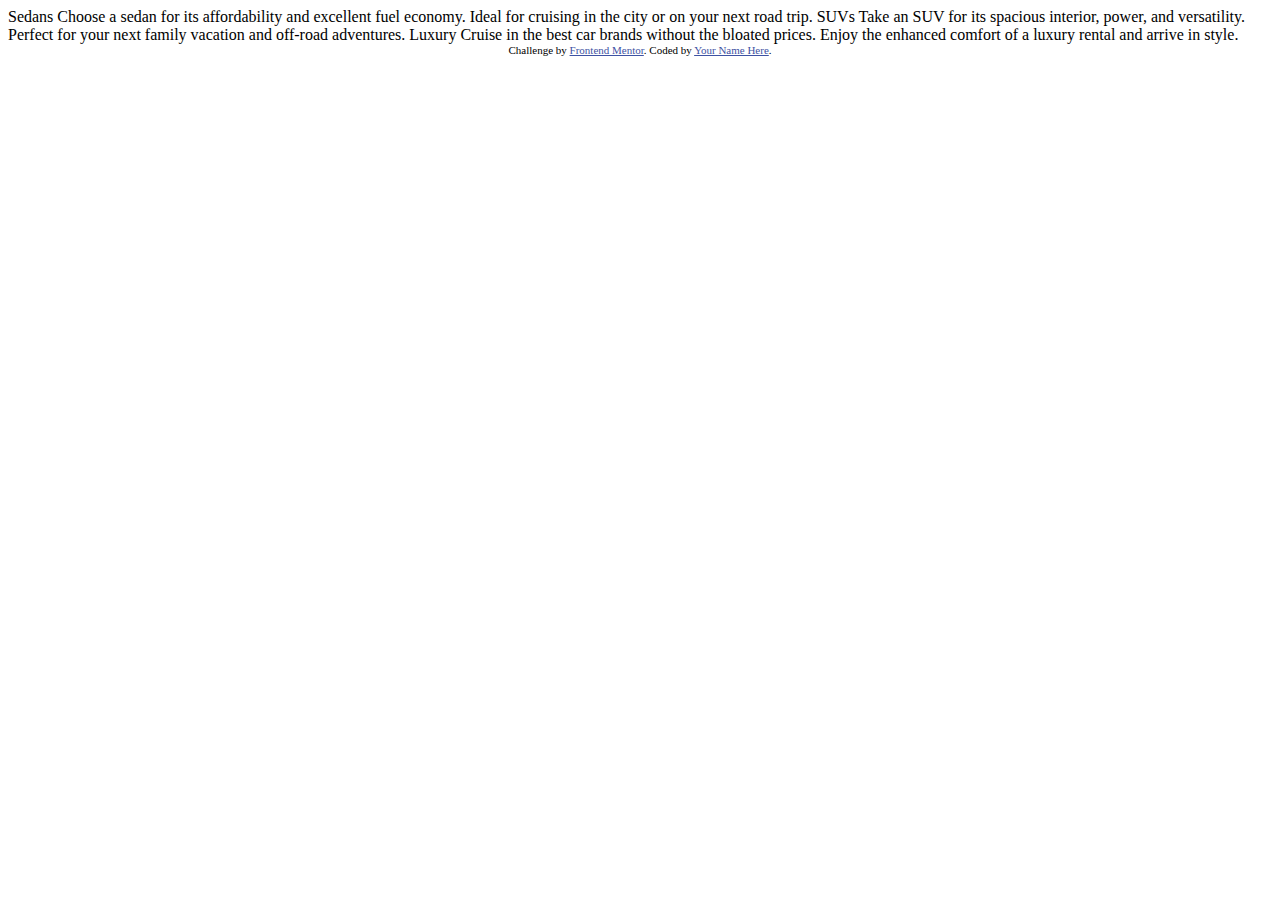
<file: 2/3-column-preview-card-component-main/3-column-preview-card-component-main/index.html>
<!DOCTYPE html>
<html lang="en">
<head>
  <meta charset="UTF-8">
  <meta name="viewport" content="width=device-width, initial-scale=1.0"> <!-- displays site properly based on user's device -->

  <link rel="icon" type="image/png" sizes="32x32" href="./images/favicon-32x32.png">
  
  <title>Frontend Mentor | 3-column preview card component</title>

  <!-- Feel free to remove these styles or customise in your own stylesheet 👍 -->
  <style>
    .attribution { font-size: 11px; text-align: center; }
    .attribution a { color: hsl(228, 45%, 44%); }
  </style>
</head>
<body>
  
  Sedans
  Choose a sedan for its affordability and excellent fuel economy. Ideal for cruising in the city 
  or on your next road trip.

  SUVs
  Take an SUV for its spacious interior, power, and versatility. Perfect for your next family vacation 
  and off-road adventures.

  Luxury
  Cruise in the best car brands without the bloated prices. Enjoy the enhanced comfort of a luxury 
  rental and arrive in style.
  
  <div class="attribution">
    Challenge by <a href="https://www.frontendmentor.io?ref=challenge" target="_blank">Frontend Mentor</a>. 
    Coded by <a href="#">Your Name Here</a>.
  </div>
</body>
</html>
</file>
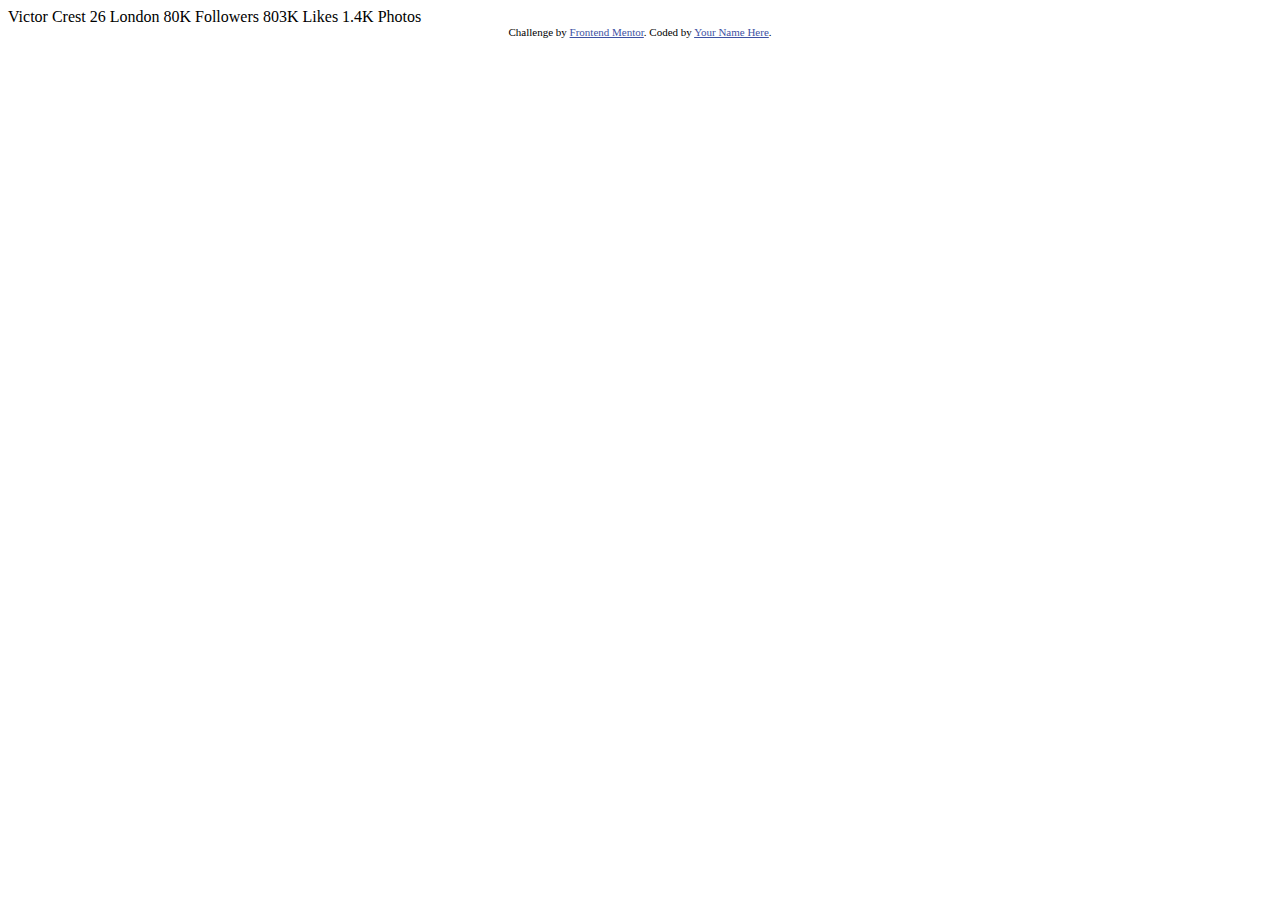
<file: 3/profile-card-component-main/profile-card-component-main/index.html>
<!DOCTYPE html>
<html lang="en">
<head>
  <meta charset="UTF-8">
  <meta name="viewport" content="width=device-width, initial-scale=1.0"> <!-- displays site properly based on user's device -->

  <link rel="icon" type="image/png" sizes="32x32" href="./images/favicon-32x32.png">
  
  <title>Frontend Mentor | Profile card component</title>

  <!-- Feel free to remove these styles or customise in your own stylesheet 👍 -->
  <style>
    .attribution { font-size: 11px; text-align: center; }
    .attribution a { color: hsl(228, 45%, 44%); }
  </style>
</head>
<body>
  Victor Crest
  26
  London

  80K
  Followers

  803K
  Likes

  1.4K
  Photos
  <div class="attribution">
    Challenge by <a href="https://www.frontendmentor.io?ref=challenge" target="_blank">Frontend Mentor</a>. 
    Coded by <a href="#">Your Name Here</a>.
  </div>
</body>
</html>
</file>
<file: 1/style.css>
* {
    margin: 0;
    padding: 0;
    box-sizing: border-box;
    font-family: 'Outfit', sans-serif;
    font-size: 18px;
}

body {
    background-color: hsl(217, 54%, 11%);
    display: flex;
    justify-content: center;
    align-items: center;
    height: 100vh;
    width: 100vw;
}

.container {
    width: 333px;
    height: 560px;
    background-color: hsl(216, 50%, 16%);
    padding: 22px;
    border-radius: 12px;
    box-shadow: rgba(0, 0, 0, 0.35) 15px 29px 15px;
}

.imgCard img {
    width: 100%;
    height: 300px;
    border-radius: 10px;
}

.ETH-time {
    display: flex;
}

.content {
    margin-top: 16px;
}

.content .description {
    margin-top: 16px;
    margin-bottom: 16px;
}

.content .ETH-time {
    width: 100%;
    justify-content: space-between;
}

.content .ETH-time .ETH {
    width: 50%;
}

.content .ETH-time .ETH p {
    display: inline;
    font-size: 18;
    color: hsl(178, 100%, 50%);
    margin-left: 4px;
}

.content .ETH-time .time p {
    display: inline;
    font-size: 18;
    color: hsl(215, 51%, 70%);
    margin-left: 4px;
}

.content .ETH-time .time {
    display: flex;
    justify-content: center;
    align-items: center;
}

.bar {
    background-color: hsl(215, 32%, 27%);
    width: 100%;
    height: 1px;
    margin-top: 20px;
}

.footer {
    display: flex;
    align-items: center;
    margin-top: 14px;
}

.footer .avatar img {
    width: 35px;
    height: 35px;
    border: 1px solid #fff;
    border-radius: 50%;
    margin-right: 20px;
}

.title h1 {
    color: hsl(0, 0%, 100%);
    font-family: 'Outfit', sans-serif;
    font-size: 18px;
    font-weight: bold;
}

.description p {
    color: hsl(215, 51%, 70%);
    font-family: 'Outfit', sans-serif;
}

.footer .softBlue {
    color: hsl(215, 51%, 70%);
}

.footer .white {
    color: hsl(0, 0%, 100%);
}
</file>
<file: 2/style.css>
* {
    padding: 0;
    margin: 0;
}

body {
    width: 100vw;
    height: 100vh;
    display: flex;
    justify-content: center;
    align-items: center;
    font-size: 15px;
    background-color: hsl(0, 0%, 95%);
}

.container {
    display: flex;
    flex-direction: row;
    width: 900px;
    height: 490px;
}

.container-1 {
    background-color: hsl(31, 77%, 52%);
    border-radius: 10px 0px 0px 10px;
}

.container-2 {
    background-color: hsl(184, 100%, 22%);
}

.container-3 {
    background-color: hsl(179, 100%, 13%);
    border-radius: 0px 10px 10px 0px;
}

.cnt {
    padding: 55px;
}

.title {
    color: hsl(0, 0%, 95%);
    margin-top: 21px;
    margin-bottom: 23px;
    text-transform: uppercase;
    font-family: 'Big Shoulders Display';
    font-size: 45px;
}

.content {
    color: hsla(0, 0%, 100%, 0.75);
    font-family: 'Lexend Deca', sans-serif;
}

.btn {
    bottom: 270px;
    position: absolute;
}

.btn button {
    background-color: hsl(0, 0%, 95%);
    border: none;
    cursor: pointer;
    padding: 12px;
    border-radius: 50px;
    width: 180px;
    height: 50px;
    font-family: 'Lexend Deca', sans-serif;
}

.btn-1 {
    color: hsl(31, 77%, 52%);
}

.btn-2 {
    color: hsl(184, 100%, 22%);
}

.btn-3 {
    color: hsl(179, 100%, 13%);
}
</file>
<file: 3/style.css>
@import url('https://fonts.googleapis.com/css2?family=Big+Shoulders+Display&family=Fraunces:opsz,wght@9..144,100;9..144,700&family=Kumbh+Sans:wght@400;700;800&family=Lexend+Deca&family=Outfit:wght@100;200;300&display=swap');
* {
    margin: 0;
    padding: 0;
}

body {
    background-image: url(./bg-pattern-top.svg);
    background-image: url(./bg-pattern-bottom.svg);
    object-fit: cover;
    background-color: hsl(185, 75%, 39%);
    width: 100vw;
    height: 100vh;
    display: flex;
    justify-content: center;
    align-items: center;
}

.container {
    font-family: 'Kumbh Sans', sans-serif;
    font-size: 18px;
    width: 450px;
    height: 480px;
    background-color: #fff;
    border-radius: 12px;
    box-shadow: rgba(0, 0, 0, 0.35) 0px 5px 15px;
}

.container .bgCard img {
    width: 100%;
    border-radius: 12px 12px 0 0;
}

.container .image-victor img {
    border-radius: 50%;
    border: 5px solid #fff;
}

.container .image-victor {
    display: flex;
    justify-content: center;
    margin-top: -55px;
}

.container .details {
    display: flex;
    justify-content: center;
    margin-top: 18px;
    margin-bottom: 10px;
}

.container .location {
    display: flex;
    justify-content: center;
    color: hsl(0, 0%, 59%);
}

.container .bar {
    width: 100%;
    height: 1px;
    background-color: hsl(0, 0%, 59%);
    margin-top: 22px;
}

.socialMedia {
    display: flex;
    justify-content: space-around;
    align-items: center;
    height: 150px;
}

.followers,
.likes,
.photos {
    display: flex;
    flex-direction: column;
}

.details .name {
    font-weight: 800;
    margin-right: 8px;
}

.details .age {
    color: hsl(0, 0%, 59%);
}

.quantity {
    font-weight: bold;
    text-align: center;
    font-size: 26px;
}

.follow,
.like,
.photo {
    color: hsl(0, 0%, 59%);
    text-align: center;
    letter-spacing: 2px;
    font-size: 12px;
}
</file>
<file: 4/style.css>
@import url('https://fonts.googleapis.com/css2?family=Big+Shoulders+Display&family=Fraunces:opsz,wght@9..144,100;9..144,700&family=Kumbh+Sans:wght@400;700;800&family=Lexend+Deca&family=Outfit:wght@100;200;300&family=Plus+Jakarta+Sans:wght@500;800&display=swap');
* {
    margin: 0;
    padding: 0;
    box-sizing: border-box;
}

body {
    width: 100vw;
    height: 100vh;
    display: flex;
    justify-content: center;
    align-items: center;
    background-color: hsl(210, 60%, 98%);
    font-family: 'Plus Jakarta Sans', sans-serif;
}

.container {
    width: 640px;
    height: 780px;
    background-color: hsl(0, 0%, 100%);
    border-radius: 12px;
    padding: 25px 20px;
    box-shadow: rgba(149, 157, 165, 0.2) 0px 8px 24px;
}

.container .top {
    display: flex;
    justify-content: space-between;
    align-items: center;
}

.container .top .notificationsAndNumber {
    display: flex;
    justify-content: center;
    align-items: center;
}

.container .top .notifications {
    margin-right: 10px;
    font-weight: bold;
    font-size: 20px;
}

.container .top .btn-markRead button {
    border: none;
    background-color: hsl(210, 60%, 98%);
    color: hsl(219, 12%, 42%);
    font-weight: bold;
    cursor: pointer;
}

.container .notification {
    width: 100%;
    height: 60px;
    border-radius: 12px;
    margin-top: 30px;
    display: flex;
    padding: 12px;
    cursor: pointer;
}

.notRead {
    background-color: hsl(210, 60%, 98%);
}

#number {
    background-color: hsl(219, 85%, 26%);
    color: #fff;
    border-radius: 6px;
    padding: 5px 10px;
    font-weight: bold;
    font-size: 12px;
}

.newNotificationRed {
    border-radius: 50%;
    width: 6px;
    height: 6px;
    background-color: hsl(1, 90%, 64%);
    margin-left: 10px;
    display: inline;
    position: absolute;
    margin-top: 7px;
}

.notification .imageAvatar img {
    border-radius: 50%;
    width: 50px;
    height: 50px;
}

.notification .imageAvatar {
    display: flex;
    align-items: center;
    margin-left: 12px;
}

.notification .textNotification {
    margin-left: 16px;
}

.notification .textNotification p {
    font-size: 14px;
    color: hsl(219, 12%, 42%);
}

.notification .textNotification .name {
    font-weight: bold;
    margin-right: 5px;
    color: black;
}

.notification .textNotification .name:hover {
    color: hsl(219, 85%, 26%);
    font-weight: bold;
}

.notification .textNotification .recentPost {
    font-weight: bold;
    margin-left: 5px;
    color: hsl(219, 12%, 42%);
}

.notification .textNotification .recentPost:hover {
    color: hsl(219, 85%, 26%);
    font-weight: bold;
}

.notification .textNotification .time {
    color: hsl(219, 14%, 63%);
}

.notification .textNotification .chess {
    color: hsl(219, 85%, 26%);
    font-weight: 800;
    margin-left: 5px;
}

.content-Notifications .privateMessage {
    border: 1px solid hsl(219, 14%, 63%);
    margin-left: 87px;
    padding: 20px;
    font-size: 14px;
    border-radius: 6px;
    color: hsl(219, 12%, 42%);
}

.content-Notifications .privateMessage:hover {
    background-color: hsl(211, 68%, 94%);
    border: 1px solid hsl(211, 68%, 94%);
}

.notification .imgChess img {
    width: 45px;
    height: 45px;
}

.notification .textImg {
    display: flex;
    justify-content: space-between;
    width: 100%;
}

@media(max-width:375px) {
    .container {
        height: 850px;
        padding: 10px 5px;
    }
    .content-Notifications .privateMessage {
        margin-top: 20px;
    }
    .notification .imgChess img {
        margin-left: 12px;
    }
}
</file>
<file: 5/style.css>
@import url('https://fonts.googleapis.com/css2?family=Big+Shoulders+Display&family=Fraunces:opsz,wght@9..144,100;9..144,700&family=Karla:wght@400;700&family=Kumbh+Sans:wght@400;700;800&family=Lexend+Deca&family=Outfit:wght@100;200;300&family=Plus+Jakarta+Sans:wght@500;800&display=swap');
* {
    margin: 0;
    padding: 0;
    font-family: 'Karla', sans-serif;
}

body {
    width: 100vw;
    height: 100vh;
    display: flex;
    justify-content: center;
    align-items: center;
    background-color: hsl(204, 43%, 93%);
}

.container {
    background-color: #fff;
    width: 910px;
    height: 630px;
    display: flex;
    flex-direction: column;
    box-shadow: rgba(149, 157, 165, 0.2) 0px 8px 24px;
    border-radius: 12px;
}

.top {
    width: 100%;
    height: 50%;
    background-color: #fff;
    border-radius: 12px 12px 0 0;
}

.bottom {
    display: flex;
    width: 100%;
    height: 50%;
}

.left {
    width: 50%;
    background-color: hsl(179, 62%, 43%);
    border-radius: 0 0 0 12px;
}

.right {
    background-color: hsl(179deg 62% 43% / 66%);
    width: 50%;
    border-radius: 0 0 12px 0;
}

.container .top .content {
    padding: 42px;
}

.container .top .content .title {
    margin-bottom: 16px;
    color: hsl(179deg 62% 43% / 66%);
}

.container .top .content .day {
    color: hsl(71, 73%, 54%);
    font-weight: bold;
    font-size: 16px;
    margin-bottom: 16px;
}

.container .top .content p {
    color: hsl(218, 22%, 67%);
}

.container .bottom .content {
    padding: 42px;
    color: hsl(204, 43%, 93%);
}

.container .bottom .content .title {
    margin-bottom: 16px;
}

.container .bottom .left .content .cost {
    opacity: 0.5;
    display: inline;
    margin-left: 12px;
}

.container .bottom .left .content .dollar {
    font-size: 32px;
    font-weight: bold;
}

.container .bottom .left .content .acces {
    margin-top: 15px;
}

.container .bottom .left .content .btn {
    margin-top: 90px;
    display: flex;
    justify-content: center;
}

.container .bottom .left .content .btn button {
    border: none;
    width: 100%;
    height: 40px;
    background-color: hsl(71, 73%, 54%);
    color: #fff;
    font-weight: 800;
    border-radius: 6px;
    box-shadow: rgb(8 65 122 / 57%) 0px 8px 24px;
}
</file>
<file: 6/style.css>
@import url('https://fonts.googleapis.com/css2?family=Big+Shoulders+Display&family=Fraunces:opsz,wght@9..144,100;9..144,700&family=Karla:wght@400;700&family=Kumbh+Sans:wght@400;700;800&family=Lexend+Deca&family=Outfit:wght@100;200;300&family=Plus+Jakarta+Sans:wght@500;800&family=Rubik:wght@400;500;700&display=swap');
* {
    padding: 0;
    margin: 0;
    box-sizing: border-box;
}

body {
    height: 100vh;
    width: 100%;
    background-color: hsl(228, 33%, 97%);
    font-family: 'Rubik', sans-serif;
    font-size: 16px;
    display: flex;
    justify-content: center;
}

.container {
    display: flex;
    flex-direction: column;
    width: 680px;
}

.content {
    margin-top: 10px;
    padding: 12px;
    display: flex;
    flex-direction: column;
}

.container .content .commentContainner {
    display: flex;
    border-radius: 10px;
    padding: 12px;
    background-color: hsl(0, 0%, 100%);
}

.content .commentContainner .left .button {
    display: flex;
    flex-direction: column;
    padding: 12px 8px;
    border-radius: 12px;
    background-color: hsl(228, 33%, 97%);
}

.content .commentContainner .left .button .increment,
.content .commentContainner .left .button .decrement {
    background-color: hsl(228, 33%, 97%);
}

.content .commentContainner .left .button button {
    border: none;
    cursor: pointer;
    font-size: 16px;
}

.content .commentContainner .left .button .number {
    color: hsl(238, 40%, 52%);
    font-weight: 800;
    text-align: center;
    padding: 10px 0;
}

.content .commentContainner .right {
    margin-left: 15px;
    width: 100%;
    padding: 2px 0;
}

.content .commentContainner .right .top {
    display: flex;
    justify-content: space-between;
}

.content .commentContainner .right .top img {
    height: 35px;
}

.content .commentContainner .right .top .info {
    width: 100%;
    display: flex;
    align-items: center;
}

.content .commentContainner .right .top .info p {
    margin-left: 15px;
    display: inline;
}

.content .commentContainner .right .top .info .nameAvatar {
    color: hsl(212, 24%, 26%);
    font-weight: bold;
}

.content .commentContainner .right .top .replyes {
    display: flex;
    align-items: center;
}

.content .commentContainner .right .top .replyes img {
    height: 12px;
    margin-right: 8px;
    cursor: pointer;
}

.content .commentContainner .right .top .replyes .reply {
    color: hsl(238, 40%, 52%);
    font-weight: 600;
    cursor: pointer;
}

.content .commentContainner .right .top .info .time,
.content .commentContainner .right .top .info .time {
    color: hsl(211, 10%, 45%);
}

.content .commentContainner .right .bottom .text {
    color: hsl(211, 10%, 45%);
}

.container .replySection .replyContent {
    border-left: 2px solid hsla(211, 10%, 45%, 0.1);
    margin-left: 30px;
    padding-left: 25px;
}

.container .replySection .replyContent .commentContainner .bottom .text .nameToReply {
    color: hsl(238, 40%, 52%);
    font-weight: 700;
}

.container .replySection .replyContent .content .commentContainner .right .top .info .you {
    color: #fff;
    background-color: hsl(238, 40%, 52%);
    padding: 3px 5px;
    font-size: 12px;
    margin-left: 10px;
}

.container .addcomment {
    background-color: hsl(0, 0%, 100%);
    padding: 10px;
    margin-top: 12px;
    border-radius: 10px;
}

.container .addcomment .sectionComment {
    display: flex;
    width: 100%;
    margin-top: 15px;
}

.container .addcomment .inputComment {
    padding: 20px 0px 55px 20px;
    width: 75%;
    border: 2px solid hsla(211, 10%, 45%, 0.1);
    cursor: pointer;
    border-radius: 10px;
}

.container .addcomment .inputComment::placeholder {
    color: hsl(211, 10%, 45%);
    font-size: 16px;
}

.container .addcomment .rightImageAvatar img {
    height: 40px;
}

.container .addcomment .rightImageAvatar {
    margin-right: 8px;
}

.container .addcomment .sendComment {
    margin-left: 15px;
    height: 100%;
    padding: 15px 30px;
    color: hsl(0, 0%, 100%);
    background-color: hsl(238, 40%, 52%);
    border: none;
    border-radius: 8px;
    font-weight: bold;
    cursor: pointer;
}

.container .addcomment .sendComment:hover {
    background-color: hsla(238, 40%, 52%, 0.5);
}

.replySection .replyContent .content .right .top .deleteEdit {
    display: flex;
}

.replySection .replyContent .content .right .top .deleteEdit .delete,
.replySection .replyContent .content .right .top .deleteEdit .edit {
    display: flex;
    align-items: center;
    font-weight: bold;
    cursor: pointer;
}

.replySection .replyContent .content .right .top .deleteEdit .delete img,
.replySection .replyContent .content .right .top .deleteEdit .edit img {
    height: 12px;
    margin-right: 8px;
}

.replySection .replyContent .content .right .top .deleteEdit .delete {
    color: hsl(358, 79%, 66%);
}

.replySection .replyContent .content .right .top .deleteEdit .edit {
    margin-left: 25px;
    color: hsl(238, 40%, 52%);
}


/* MODAL*/

.modal {
    display: none;
    align-items: center;
    justify-content: center;
    position: fixed;
    top: 0;
    left: 0;
    width: 100%;
    height: 100%;
    background: rgba(0, 0, 0, .5);
}

.contentModal {
    background-color: hsl(0, 0%, 100%);
    padding: 30px;
    width: 350px;
    border-radius: 10px;
}

.contentModal .title {
    margin-bottom: 20px;
}

.contentModal .text {
    color: hsl(211, 10%, 45%);
}

.contentModal .btn {
    display: flex;
    justify-content: space-between;
}

.contentModal .btn .btnCancel button {
    background-color: hsl(211, 10%, 45%);
    color: hsl(0, 0%, 100%);
    border: none;
}

.contentModal .btn .btnDelete button {
    background-color: hsl(358, 79%, 66%);
    color: hsl(0, 0%, 100%);
}

.contentModal .btn button {
    border: none;
    padding: 12px 28px;
    margin-top: 10px;
    border-radius: 8px;
    cursor: pointer;
    font-weight: bold;
}


/* Reply content */

.comment {
    background-color: hsl(0, 0%, 100%);
    padding: 10px;
    margin-top: 12px;
    border-radius: 10px;
}

.comment .replyComment {
    padding: 20px 0px 55px 20px;
    width: 75%;
    border: 2px solid hsla(211, 10%, 45%, 0.1);
    cursor: pointer;
    border-radius: 10px;
}

.disabled {
    pointer-events: none;
    cursor: default;
}

@media (max-width: 375px) {
    .container {
        width: 372px;
    }
    .content .commentContainner {
        display: flex;
        flex-direction: column-reverse;
    }
    .content .commentContainner .left {
        display: flex;
        justify-content: center;
        width: 25%;
    }
    .content .commentContainner .left .button {
        display: flex;
        flex-direction: row;
        align-items: center;
        padding: 0 8px;
    }
    .content .commentContainner .left .button img {
        display: flex;
        align-items: center;
    }
    .content .commentContainner .left .button .number {
        margin: 0 16px;
    }
    .container .replySection .replyContent {
        padding: 0;
        margin-left: 10px;
    }
    .content .commentContainner .right {
        margin: 0;
    }
    .content .commentContainner .right .top {
        display: flex;
        flex-direction: column;
    }
    .content .commentContainner .right .top .info {
        margin-bottom: 16px;
    }
}
</file>
<file: 10/four-card-feature-section-master/style.css>
@import url("https://fonts.googleapis.com/css2?family=Alkatra:wght@400;500;600;700&family=Cormorant+Garamond:ital,wght@0,500;1,700&family=Heebo:wght@500;700&family=Josefin+Sans:ital,wght@1,700&family=Lobster&family=Montserrat:wght@100&family=Oswald:wght@500;600;700&family=Poppins:wght@200;400;600&family=Roboto+Slab:wght@400;500;600;700;800&display=swap");
* {
    margin: 0;
    padding: 0;
    font-family: "Poppins", sans-serif;
}

:root {
    /* Primary */
    --red: hsl(0, 78%, 62%);
    --cyan: hsl(180, 62%, 55%);
    --orange: hsl(34, 97%, 64%);
    --blue: hsl(212, 86%, 64%);
    /* Neutral */
    --veryDarkBlue: hsl(234, 12%, 34%);
    --grayishBlue: hsl(229, 6%, 66%);
    --veryLightGray: hsl(0, 0%, 98%);
}

.container {
    height: 100vh;
    display: flex;
    flex-direction: column;
    align-items: center;
}

.container .presentation {
    margin-top: 50px;
    display: flex;
    flex-direction: column;
    align-items: center;
}

.container .presentation h1 {
    font-weight: 200;
    text-align: center;
    color: var(--grayishBlue);
}

.container .presentation h1 span {
    font-weight: 700;
    color: var(--veryDarkBlue);
}

.container .presentation p {
    color: var(--grayishBlue);
    padding: 0 20%;
    text-align: center;
    margin-top: 20px;
}

.container .sections {
    display: flex;
    height: 100%;
    margin-bottom: 50px;
}

.container .sections .leftSection,
.container .sections .rightSection {
    display: flex;
    align-items: center;
}

.container .sections .centerSection {
    display: flex;
    flex-direction: column;
    justify-content: space-evenly;
    margin: 0 35px;
}

.container .sections .leftSection .content h3,
.container .sections .centerSection .content h3,
.container .sections .rightSection .content h3 {
    color: var(--veryDarkBlue);
    margin-bottom: 10px;
}

.container .sections .leftSection .content p,
.container .sections .centerSection .content p,
.container .sections .rightSection .content p {
    color: var(--grayishBlue);
    width: 310px;
    font-size: 15px;
}

.container .sections .leftSection .content img,
.container .sections .centerSection .content img,
.container .sections .rightSection .content img {
    float: right;
    margin-top: 45px;
}

.container .sections .leftSection .content {
    border-top: 4px solid var(--cyan);
}

.container .sections .centerSection .content:first-child {
    border-top: 4px solid var(--red);
}

.container .sections .centerSection .content:last-child {
    border-top: 4px solid var(--orange);
}

.container .sections .rightSection .content {
    border-top: 4px solid var(--blue);
}

.container .sections .leftSection .content,
.container .sections .centerSection .content:first-child,
.container .sections .centerSection .content:last-child,
.container .sections .rightSection .content {
    border-radius: 5px;
    padding: 28px;
    box-shadow: rgba(0, 0, 0, 0.15) 0px 5px 15px;
}
</file>
<file: 11/todo-app-main/style.css>
@import url("https://fonts.googleapis.com/css2?family=Architects+Daughter&family=Josefin+Sans:wght@300;400;500;600;700&family=Permanent+Marker&display=swap");

* {
  margin: 0;
  padding: 0;
  box-sizing: border-box;
  font-family: "Josefin Sans", sans-serif;
}

:root {
  /* Primary */
  --brightBlue: hsl(220, 98%, 61%);
  --checkBackground: linear-gradient(
    to bottom,
    hsl(192, 100%, 67%),
    hsl(280, 87%, 65%)
  );
  /* Light Theme */
  --veryLightGray: hsl(0, 0%, 98%);
  --veryLightGrayishBlue: hsl(236, 33%, 92%);
  --lightGrayishBlue: hsl(233, 11%, 84%);
  --darkGrayishBlue: hsl(236, 9%, 61%);
  --veryDarkGrayishBlue: hsl(235, 19%, 35%);
  /* Dark Theme */
  --VeryDarkBlue: hsl(235, 21%, 11%);
  --VeryDarkDesaturatedBlue: hsl(235, 24%, 19%);
  --LightGrayishBlue: hsl(234, 39%, 85%);
  --LightGrayishBlueHover: hsl(236, 33%, 92%); /*(hover)*/
  --DarkGrayishBlue: hsl(234, 11%, 52%);
  --VeryDarkGrayishBlueOne: hsl(233, 14%, 35%);
  --VeryDarkGrayishBlueTwo: hsl(237, 14%, 26%);
}

.container {
  height: 100vh;
  width: 100%;
}

.containerDarkTheme {
  background-color: var(--VeryDarkBlue);
}

.containerLightTheme {
  background-color: var(--veryLightGray);
}

.container .toDoApp {
  background-image: url("./bg-desktop-dark.jpg");
  background-repeat: no-repeat;
  background-size: 100%;
  display: flex;
  flex-direction: column;
  align-items: center;
  width: 100%;
  height: 100%;
}

.container .toDoApp .top {
  color: var(--veryLightGray);
  display: flex;
  justify-content: space-between;
  margin-top: 100px;
  width: 30%;
}

.container .toDoApp .top .title {
  letter-spacing: 18px;
  font-weight: bolder;
  font-size: 40px;
}
.container .toDoApp .form {
  width: 30%;
}
.container .toDoApp .form form .inputForm {
  width: 100%;
  margin: 30px 0;
  color: var(--LightGrayishBlue);
  border-radius: 8px;
  padding: 20px 12px;
  display: flex;
}

.inputFormDarkTheme {
  background-color: var(--VeryDarkDesaturatedBlue);
}

.inputFormLightTheme {
  background-color: var(--veryLightGray);
}

.container .toDoApp .form form .inputForm input {
  outline: none;
  border: none;
  margin-left: 20px;
  font-size: 18px;
}

.inputDarkTheme {
  background-color: var(--VeryDarkDesaturatedBlue);
  color: var(--veryLightGray);
}

.inputLightTheme {
  background-color: var(--veryLightGray);
  color: var(--VeryDarkDesaturatedBlue);
}

.status, .inputCircle {
  margin: 0 10px;
  width: 30px;
  height: 30px;
  border-radius: 50%;
  border-color: var(--checkBackground);
}

.statusDarkTheme {
  border: 1px solid var(--VeryDarkGrayishBlueTwo);
}

.statusDarkThemeHover:hover {
  border-radius: 50%;
  border: 1px solid;
  border-color: var(--checkBackground);
}

.statusLightThemeHover:hover {
  border-radius: 50%;
  border: 1px solid;
  border-color: var(--checkBackground);
}

.statusLightTheme {
  border: 1px solid var(--veryLightGrayishBlue);
}

.listItems {
  border-radius: 8px;
  box-shadow: rgba(0, 0, 0, 0.07) 0px 1px 2px, rgba(0, 0, 0, 0.07) 0px 2px 4px,
    rgba(0, 0, 0, 0.07) 0px 4px 8px, rgba(0, 0, 0, 0.07) 0px 8px 16px,
    rgba(0, 0, 0, 0.07) 0px 16px 32px, rgba(0, 0, 0, 0.07) 0px 32px 64px;
}

.listItemsDarkTheme {
  background-color: var(--VeryDarkDesaturatedBlue);
}

.listItemsLightTheme {
  background-color: var(--veryLightGray);
}

.listItems .list li {
  align-items: center;
  display: flex;
  list-style: none;
  padding: 20px 12px;
  font-weight: 400;
}

.noFound{
  padding: 20px 12px;
  font-weight: 400;
}


.listDarkTheme {
  color: var(--LightGrayishBlue);
  border-bottom: 1px solid var(--VeryDarkGrayishBlueTwo);
}

/* .listDarkTheme:last-child {
  border-bottom: none;
} */

.listLightTheme {
  border-bottom: 1px solid var(--veryLightGrayishBlue);
  color: var(--veryDarkGrayishBlue);
}

/* .listItems .list li:first-child .status {
  background: var(--checkBackground);
  display: flex;
  align-items: center;
  justify-content: center;
} */
/* .listItems .list li:first-child {
  text-decoration: line-through;
  color: var(--DarkGrayishBlue);
} */
/* 
.listItems .list li .status:hover {
  border-color: var(--checkBackground);
} */

.listItems .list .toDo {
  display: flex;
  justify-content: space-between;
  width: 90%;
}

.optionList {
  display: flex;
  justify-content: space-around;
  padding: 18px 0;
  color: var(--DarkGrayishBlue);
  /* font-weight: bold; */
}

.optionList .filter {
  display: flex;
  justify-content: space-around;
  font-weight: 800;
}

.optionList .filter .all,
.optionList .filter .active {
  margin-right: 20px;
}

/* hover cursor:pointer */

.status:hover,
.toDo:hover,
.close img:hover,
.all:hover,
.active:hover,
.completed:hover,
.clearCompleted:hover {
  cursor: pointer;
}

.list li .close img {
  opacity: 0;
}

.list li:hover .close img {
  opacity: 1;
}

.hoverDarkTheme:hover {
  color: var(--LightGrayishBlueHover);
  cursor: pointer;
}

.hoverLightTheme:hover {
  color: var(--veryDarkGrayishBlue);
  cursor: pointer;
}

.theme {
  cursor: pointer;
}

/* helper class */

.activeClass {
  color: var(--brightBlue);
  font-weight: bold;
}

.hiddenClass {
  display: none;
}

.markItemList {
  text-decoration: line-through;
  color: var(--DarkGrayishBlue);
}

.markStatus{
    background: var(--checkBackground);
    display: flex;
    align-items: center;
    justify-content: center;
}

/* no list */

.notFound {
  background-color: var(--VeryDarkGrayishBlueTwo);
  color: var(--veryLightGray);
  font-weight: 800;
  padding: 12px 24px;
}
</file>
